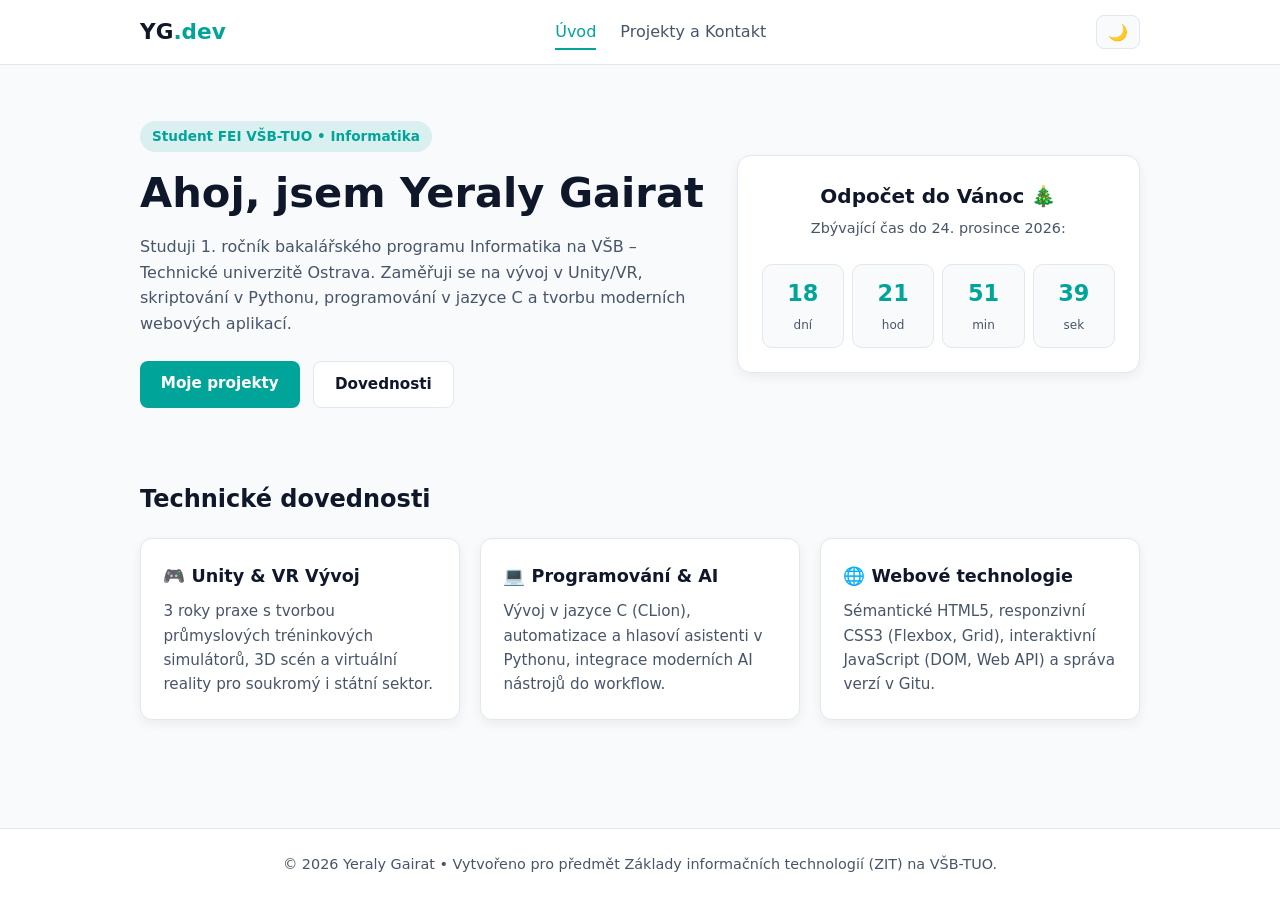
<file: ZIT-WEB/index.html>
<!DOCTYPE html>
<html lang="cs">
<head>
    <meta charset="UTF-8">
    <meta name="viewport" content="width=device-width, initial-scale=1.0">
    <meta name="description" content="Osobní webová prezentace studenta informatiky FEI VŠB-TUO">
    <title>Yeraly Gairat | Portfolio &amp; IT Projekty</title>
    <link rel="stylesheet" href="style.css">
    <script src="script.js" defer></script>
</head>
<body>
    <header class="site-header">
        <div class="container header-inner">
            <a href="index.html" class="logo">YG<span>.dev</span></a>
            <button class="menu-toggle" id="menuToggle" aria-label="Otevřít menu" aria-expanded="false">☰</button>
            <nav class="main-nav" id="mainNav">
                <ul>
                    <li><a href="index.html" class="active">Úvod</a></li>
                    <li><a href="projekty.html">Projekty a Kontakt</a></li>
                </ul>
            </nav>
            <button class="theme-btn" id="themeToggle" aria-label="Přepnout tmavý režim">🌙</button>
        </div>
    </header>

    <main class="container">
        <section class="hero">
            <div class="hero-text">
                <span class="badge">Student FEI VŠB-TUO • Informatika</span>
                <h1>Ahoj, jsem Yeraly Gairat</h1>
                <p>
                    Studuji 1. ročník bakalářského programu Informatika na VŠB – Technické univerzitě Ostrava. 
                    Zaměřuji se na vývoj v Unity/VR, skriptování v Pythonu, programování v jazyce C a tvorbu moderních webových aplikací.
                </p>
                <div class="hero-actions">
                    <a href="projekty.html" class="btn btn-primary">Moje projekty</a>
                    <a href="#dovednosti" class="btn btn-secondary">Dovednosti</a>
                </div>
            </div>
            <aside class="countdown-card">
                <h2>Odpočet do Vánoc 🎄</h2>
                <p class="countdown-sub">Zbývající čas do 24. prosince 2026:</p>
                <div class="timer" id="christmasTimer">
                    <div><span id="days">--</span><small>dní</small></div>
                    <div><span id="hours">--</span><small>hod</small></div>
                    <div><span id="minutes">--</span><small>min</small></div>
                    <div><span id="seconds">--</span><small>sek</small></div>
                </div>
            </aside>
        </section>

        <section id="dovednosti" class="section">
            <h2>Technické dovednosti</h2>
            <div class="grid-3">
                <article class="card">
                    <h3>🎮 Unity &amp; VR Vývoj</h3>
                    <p>3 roky praxe s tvorbou průmyslových tréninkových simulátorů, 3D scén a virtuální reality pro soukromý i státní sektor.</p>
                </article>
                <article class="card">
                    <h3>💻 Programování &amp; AI</h3>
                    <p>Vývoj v jazyce C (CLion), automatizace a hlasoví asistenti v Pythonu, integrace moderních AI nástrojů do workflow.</p>
                </article>
                <article class="card">
                    <h3>🌐 Webové technologie</h3>
                    <p>Sémantické HTML5, responzivní CSS3 (Flexbox, Grid), interaktivní JavaScript (DOM, Web API) a správa verzí v Gitu.</p>
                </article>
            </div>
        </section>
    </main>

    <footer class="site-footer">
        <div class="container">
            <p>&copy; 2026 Yeraly Gairat • Vytvořeno pro předmět Základy informačních technologií (ZIT) na VŠB-TUO.</p>
        </div>
    </footer>
</body>
</html>
</file>
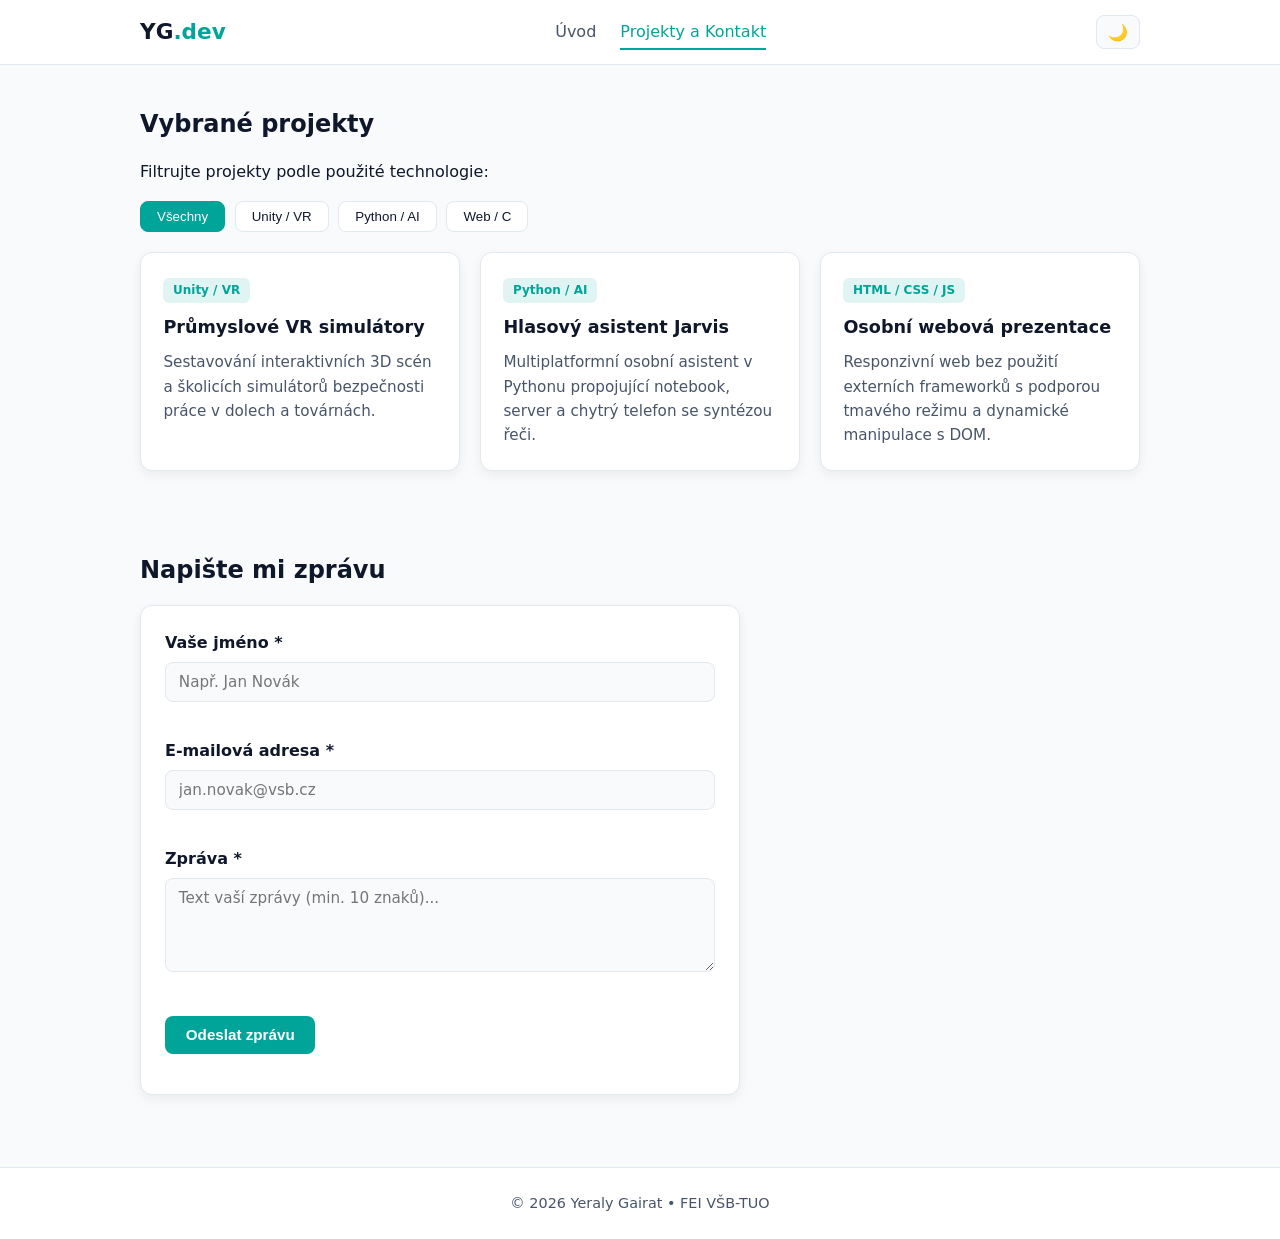
<file: ZIT-WEB/projekty.html>
<!DOCTYPE html>
<html lang="cs">
<head>
    <meta charset="UTF-8">
    <meta name="viewport" content="width=device-width, initial-scale=1.0">
    <meta name="description" content="Přehled IT projektů a kontaktní formulář">
    <title>Projekty a Kontakt | Yeraly Gairat</title>
    <link rel="stylesheet" href="style.css">
    <script src="script.js" defer></script>
</head>
<body>
    <header class="site-header">
        <div class="container header-inner">
            <a href="index.html" class="logo">YG<span>.dev</span></a>
            <button class="menu-toggle" id="menuToggle" aria-label="Otevřít menu" aria-expanded="false">☰</button>
            <nav class="main-nav" id="mainNav">
                <ul>
                    <li><a href="index.html">Úvod</a></li>
                    <li><a href="projekty.html" class="active">Projekty a Kontakt</a></li>
                </ul>
            </nav>
            <button class="theme-btn" id="themeToggle" aria-label="Přepnout tmavý režim">🌙</button>
        </div>
    </header>

    <main class="container">
        <section class="section">
            <h1>Vybrané projekty</h1>
            <p>Filtrujte projekty podle použité technologie:</p>
            
            <div class="filter-bar" role="group" aria-label="Filtr projektů">
                <button class="filter-btn active" data-filter="all">Všechny</button>
                <button class="filter-btn" data-filter="unity">Unity / VR</button>
                <button class="filter-btn" data-filter="python">Python / AI</button>
                <button class="filter-btn" data-filter="web">Web / C</button>
            </div>

            <div class="grid-3" id="projectsGrid">
                <article class="card project-card" data-category="unity">
                    <span class="tag">Unity / VR</span>
                    <h3>Průmyslové VR simulátory</h3>
                    <p>Sestavování interaktivních 3D scén a školicích simulátorů bezpečnosti práce v dolech a továrnách.</p>
                </article>
                <article class="card project-card" data-category="python">
                    <span class="tag">Python / AI</span>
                    <h3>Hlasový asistent Jarvis</h3>
                    <p>Multiplatformní osobní asistent v Pythonu propojující notebook, server a chytrý telefon se syntézou řeči.</p>
                </article>
                <article class="card project-card" data-category="web">
                    <span class="tag">HTML / CSS / JS</span>
                    <h3>Osobní webová prezentace</h3>
                    <p>Responzivní web bez použití externích frameworků s podporou tmavého režimu a dynamické manipulace s DOM.</p>
                </article>
            </div>
        </section>

        <section class="section contact-section">
            <h2>Napište mi zprávu</h2>
            <form id="contactForm" class="contact-form" novalidate>
                <div class="form-group">
                    <label for="name">Vaše jméno *</label>
                    <input type="text" id="name" name="name" placeholder="Např. Jan Novák" required>
                    <small class="error-msg" id="nameError"></small>
                </div>

                <div class="form-group">
                    <label for="email">E-mailová adresa *</label>
                    <input type="email" id="email" name="email" placeholder="jan.novak@vsb.cz" required>
                    <small class="error-msg" id="emailError"></small>
                </div>

                <div class="form-group">
                    <label for="message">Zpráva *</label>
                    <textarea id="message" name="message" rows="4" placeholder="Text vaší zprávy (min. 10 znaků)..." required></textarea>
                    <small class="error-msg" id="messageError"></small>
                </div>

                <button type="submit" class="btn btn-primary">Odeslat zprávu</button>
                <div id="formResult" class="form-result" role="status" aria-live="polite"></div>
            </form>
        </section>
    </main>

    <footer class="site-footer">
        <div class="container">
            <p>&copy; 2026 Yeraly Gairat • FEI VŠB-TUO</p>
        </div>
    </footer>
</body>
</html>
</file>
<file: ZIT-WEB/style.css>
:root {
    --bg: #f8fafc;
    --surface: #ffffff;
    --text: #0f172a;
    --text-muted: #475569;
    --primary: #00a498;
    --primary-dark: #008278;
    --border: #e2e8f0;
    --shadow: 0 4px 12px rgba(0, 0, 0, 0.06);
}

[data-theme="dark"] {
    --bg: #0f172a;
    --surface: #1e293b;
    --text: #f1f5f9;
    --text-muted: #94a3b8;
    --primary: #14b8a6;
    --primary-dark: #0d9488;
    --border: #334155;
    --shadow: 0 4px 16px rgba(0, 0, 0, 0.35);
}

* {
    box-sizing: border-box;
    margin: 0;
    padding: 0;
}

body {
    font-family: system-ui, -apple-system, BlinkMacSystemFont, "Segoe UI", Roboto, sans-serif;
    background-color: var(--bg);
    color: var(--text);
    line-height: 1.6;
    display: flex;
    flex-direction: column;
    min-height: 100vh;
    transition: background-color 0.25s, color 0.25s;
}

main {
    flex: 1;
}

.container {
    width: 100%;
    max-width: 1040px;
    margin: 0 auto;
    padding: 0 1.25rem;
}

.site-header {
    background-color: var(--surface);
    border-bottom: 1px solid var(--border);
    position: sticky;
    top: 0;
    z-index: 100;
}

.header-inner {
    display: flex;
    align-items: center;
    justify-content: space-between;
    height: 64px;
    gap: 1rem;
}

.logo {
    font-size: 1.35rem;
    font-weight: 800;
    color: var(--text);
    text-decoration: none;
}

.logo span {
    color: var(--primary);
}

.main-nav ul {
    display: flex;
    list-style: none;
    gap: 1.5rem;
}

.main-nav a {
    text-decoration: none;
    color: var(--text-muted);
    font-weight: 500;
    padding: 0.4rem 0;
    border-bottom: 2px solid transparent;
    transition: color 0.2s, border-color 0.2s;
}

.main-nav a:hover,
.main-nav a.active {
    color: var(--primary);
    border-bottom-color: var(--primary);
}

.theme-btn,
.menu-toggle {
    background: var(--bg);
    border: 1px solid var(--border);
    color: var(--text);
    padding: 0.4rem 0.7rem;
    border-radius: 8px;
    cursor: pointer;
    font-size: 1rem;
}

.menu-toggle {
    display: none;
}

.hero {
    display: grid;
    grid-template-columns: 1.4fr 1fr;
    gap: 2rem;
    align-items: center;
    padding: 3.5rem 0 2rem;
}

.badge {
    display: inline-block;
    background: rgba(0, 164, 152, 0.12);
    color: var(--primary);
    font-weight: 600;
    font-size: 0.85rem;
    padding: 0.3rem 0.75rem;
    border-radius: 999px;
    margin-bottom: 1rem;
}

.hero h1 {
    font-size: clamp(1.8rem, 4vw, 2.6rem);
    line-height: 1.2;
    margin-bottom: 1rem;
}

.hero p {
    color: var(--text-muted);
    margin-bottom: 1.5rem;
}

.hero-actions {
    display: flex;
    gap: 0.85rem;
    flex-wrap: wrap;
}

.btn {
    display: inline-block;
    padding: 0.65rem 1.3rem;
    border-radius: 8px;
    font-weight: 600;
    text-decoration: none;
    cursor: pointer;
    border: none;
    font-size: 0.95rem;
    transition: background-color 0.2s, transform 0.1s;
}

.btn-primary {
    background-color: var(--primary);
    color: #ffffff;
}

.btn-primary:hover {
    background-color: var(--primary-dark);
}

.btn-secondary {
    background-color: var(--surface);
    color: var(--text);
    border: 1px solid var(--border);
}

.countdown-card {
    background-color: var(--surface);
    border: 1px solid var(--border);
    border-radius: 14px;
    padding: 1.5rem;
    box-shadow: var(--shadow);
    text-align: center;
}

.countdown-card h2 {
    font-size: 1.25rem;
    margin-bottom: 0.3rem;
}

.countdown-sub {
    font-size: 0.9rem;
    color: var(--text-muted);
    margin-bottom: 1rem;
}

.timer {
    display: grid;
    grid-template-columns: repeat(4, 1fr);
    gap: 0.5rem;
}

.timer div {
    background: var(--bg);
    border: 1px solid var(--border);
    border-radius: 10px;
    padding: 0.65rem 0.25rem;
}

.timer span {
    display: block;
    font-size: 1.4rem;
    font-weight: 700;
    color: var(--primary);
}

.timer small {
    font-size: 0.75rem;
    color: var(--text-muted);
}

.section {
    padding: 2.5rem 0;
}

.section h1,
.section h2 {
    margin-bottom: 1rem;
}

.grid-3 {
    display: grid;
    grid-template-columns: repeat(3, 1fr);
    gap: 1.25rem;
    margin-top: 1.25rem;
}

.card {
    background-color: var(--surface);
    border: 1px solid var(--border);
    border-radius: 12px;
    padding: 1.4rem;
    box-shadow: var(--shadow);
}

.card h3 {
    margin-bottom: 0.6rem;
    font-size: 1.1rem;
}

.card p {
    color: var(--text-muted);
    font-size: 0.95rem;
}

.tag {
    display: inline-block;
    font-size: 0.75rem;
    font-weight: 600;
    color: var(--primary);
    background: rgba(0, 164, 152, 0.12);
    padding: 0.2rem 0.6rem;
    border-radius: 6px;
    margin-bottom: 0.6rem;
}

.filter-bar {
    display: flex;
    gap: 0.6rem;
    flex-wrap: wrap;
    margin: 1rem 0;
}

.filter-btn {
    background: var(--surface);
    border: 1px solid var(--border);
    color: var(--text);
    padding: 0.45rem 1rem;
    border-radius: 8px;
    cursor: pointer;
    font-weight: 500;
}

.filter-btn.active {
    background: var(--primary);
    color: #fff;
    border-color: var(--primary);
}

.project-card.hidden {
    display: none;
}
.contact-form {
    background: var(--surface);
    border: 1px solid var(--border);
    border-radius: 12px;
    padding: 1.5rem;
    max-width: 600px;
    box-shadow: var(--shadow);
}

.form-group {
    margin-bottom: 1.1rem;
}

.form-group label {
    display: block;
    font-weight: 600;
    margin-bottom: 0.35rem;
}

.form-group input,
.form-group textarea {
    width: 100%;
    padding: 0.65rem 0.8rem;
    border: 1px solid var(--border);
    border-radius: 8px;
    background: var(--bg);
    color: var(--text);
    font-family: inherit;
    font-size: 0.95rem;
}

.form-group input:focus,
.form-group textarea:focus {
    outline: 2px solid var(--primary);
    border-color: transparent;
}

.error-msg {
    color: #ef4444;
    font-size: 0.82rem;
    display: block;
    margin-top: 0.25rem;
    min-height: 1.1em;
}

.form-result {
    margin-top: 1rem;
    font-weight: 600;
    color: var(--primary);
}

.site-footer {
    background-color: var(--surface);
    border-top: 1px solid var(--border);
    padding: 1.5rem 0;
    text-align: center;
    color: var(--text-muted);
    font-size: 0.9rem;
    margin-top: 2rem;
}

@media (max-width: 768px) {
    .hero {
        grid-template-columns: 1fr;
        padding-top: 2rem;
    }

    .grid-3 {
        grid-template-columns: 1fr;
    }

    .menu-toggle {
        display: inline-block;
        margin-left: auto;
    }

    .main-nav {
        display: none;
        position: absolute;
        top: 64px;
        left: 0;
        right: 0;
        background: var(--surface);
        border-bottom: 1px solid var(--border);
        padding: 1rem 1.25rem;
    }

    .main-nav.open {
        display: block;
    }

    .main-nav ul {
        flex-direction: column;
        gap: 0.75rem;
    }
}
</file>
